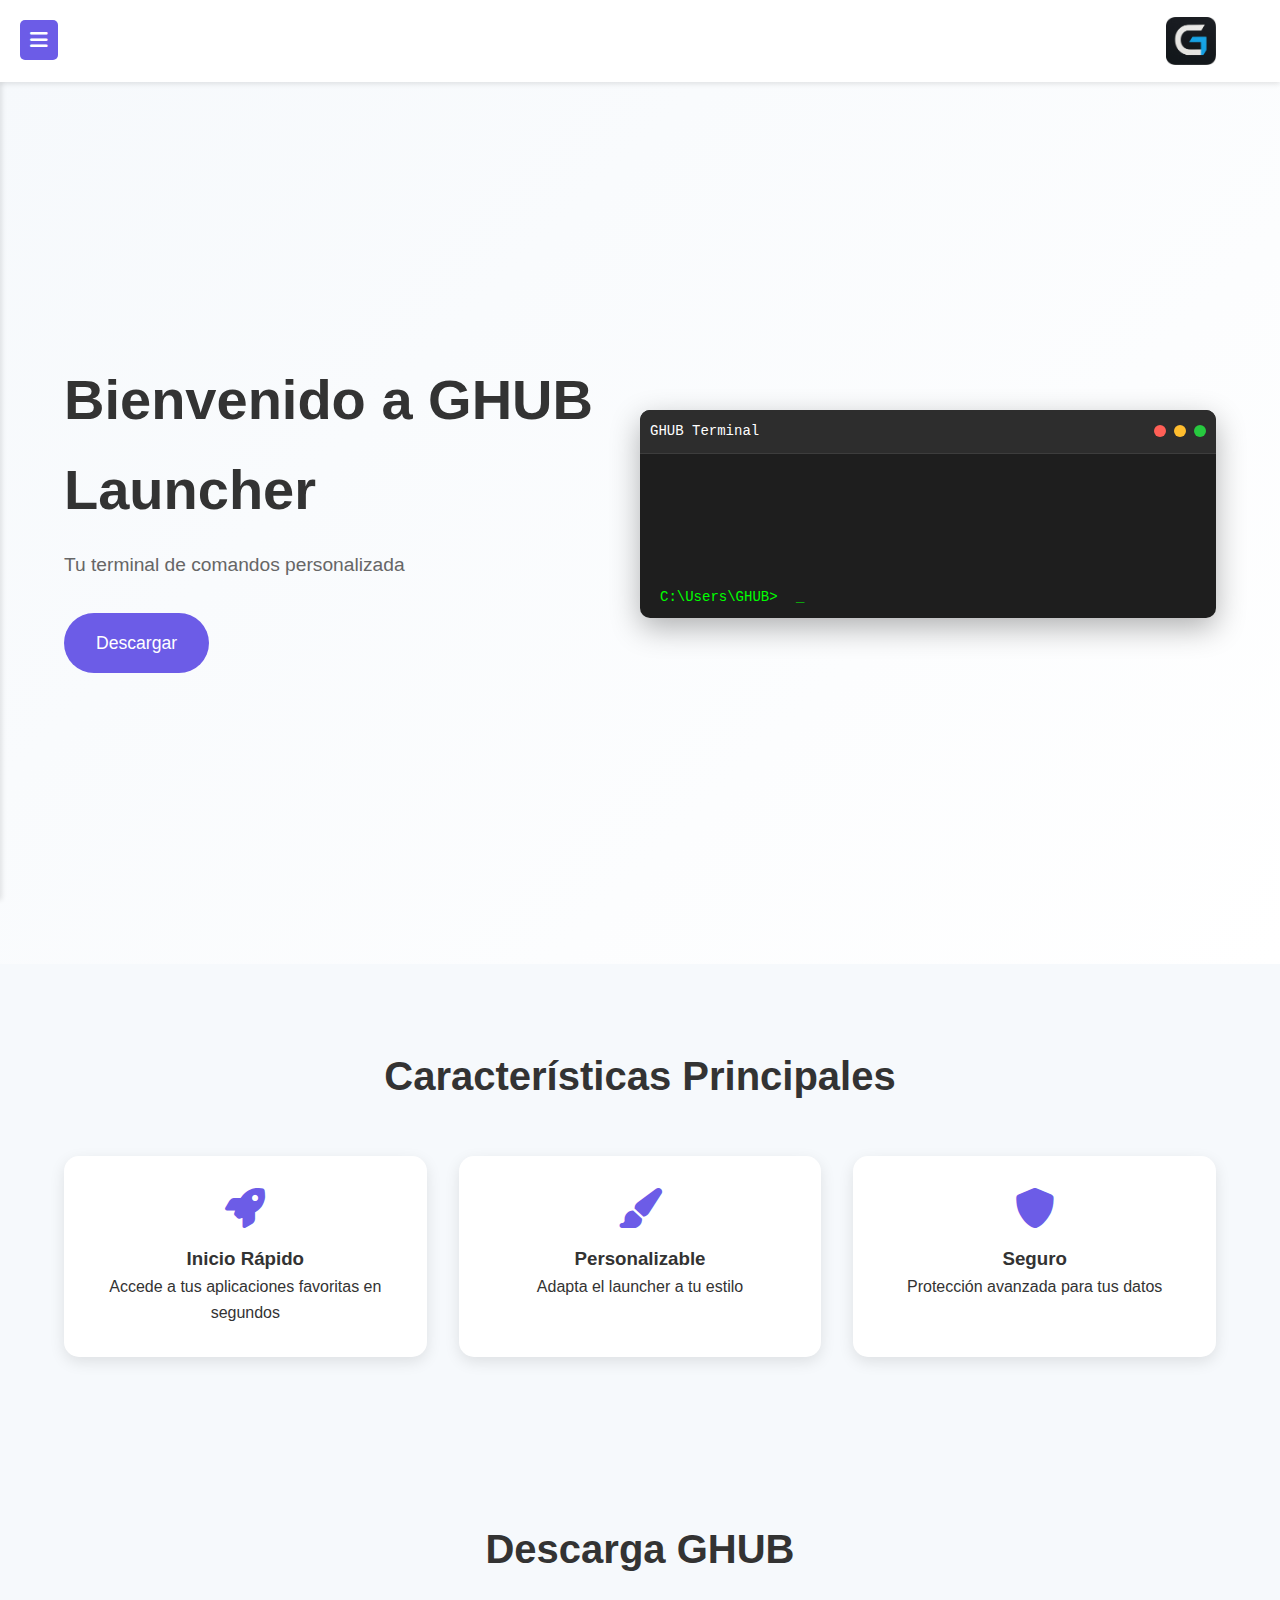
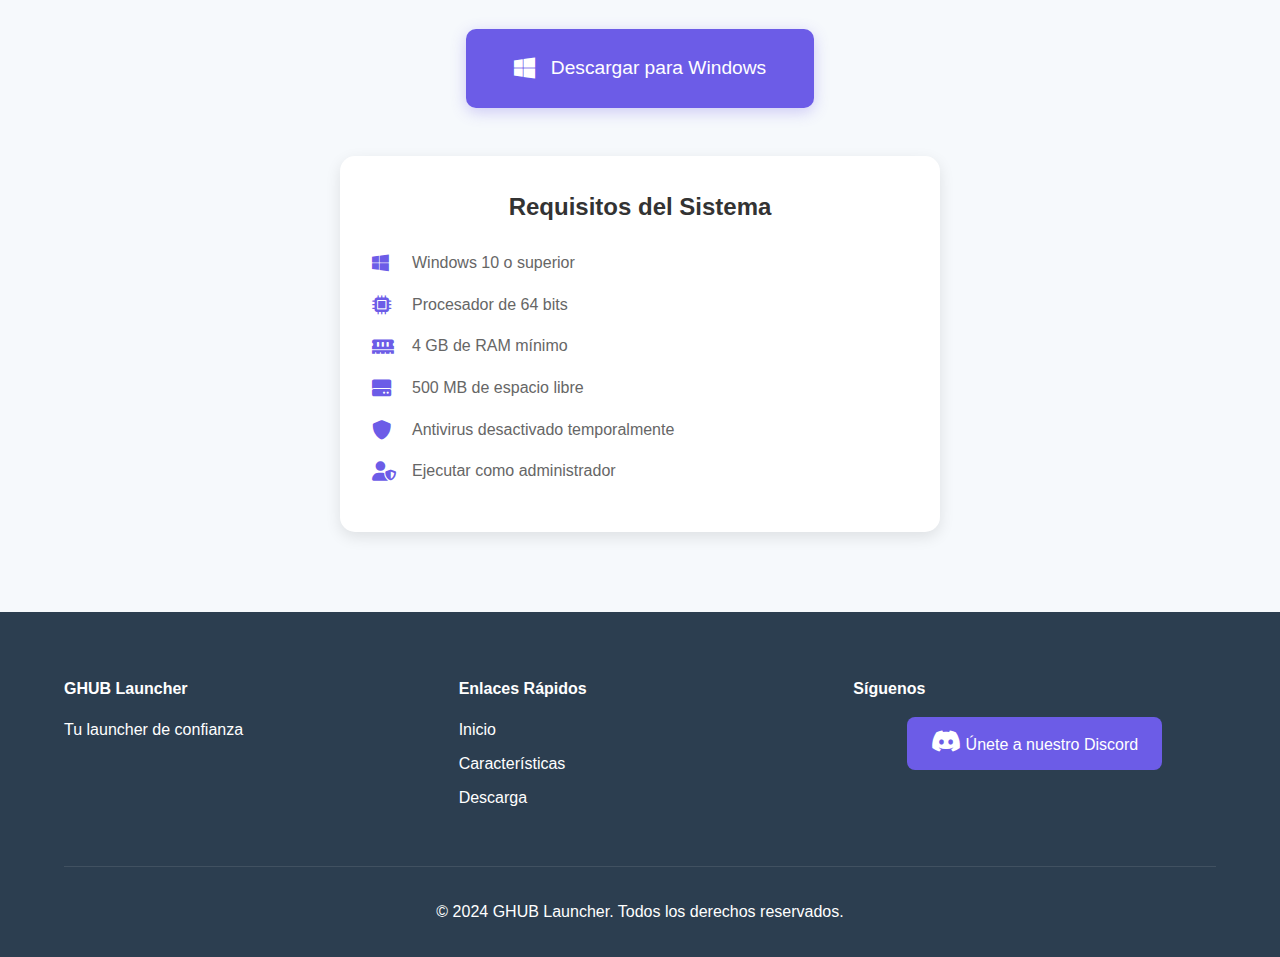
<file: index.html>
<!DOCTYPE html>
<html lang="es">
<head>
    <meta charset="UTF-8">
    <meta name="viewport" content="width=device-width, initial-scale=1.0">
    <title>GHUB Launcher</title>
    <link rel="stylesheet" href="css/styles.css">
    <link rel="stylesheet" href="https://cdnjs.cloudflare.com/ajax/libs/font-awesome/6.0.0/css/all.min.css">
</head>
<body>
    <button class="toggle-btn">
        <i class="fas fa-bars"></i>
    </button>

    <div class="sidebar">
        <div class="sidebar-header">
            <img src="assets/logo2.png" alt="GHUB Launcher Logo">
            <h3>GHUB Launcher</h3>
        </div>
        <div class="sidebar-menu">
            <a href="#inicio"><i class="fas fa-home"></i> Inicio</a>
            <a href="#caracteristicas"><i class="fas fa-star"></i> Características</a>
            <a href="#descarga"><i class="fas fa-download"></i> Descarga</a>
            <!-- <a href="pages/games.html"><i class="fas fa-gamepad"></i> Juegos</a>
            <a href="pages/verify.html"><i class="fas fa-shield-alt"></i> Administración</a> -->
        </div>
    </div>

    <div class="main-content">
        <nav class="navbar">
            <div class="logo">
                <img src="assets/logo2.png" alt="GHUB Launcher Logo" class="logo-img">
            </div>
        </nav>

        <header class="hero">
            <div class="hero-content">
                <h1>Bienvenido a GHUB Launcher</h1>
                <p>Tu terminal de comandos personalizada</p>
                <a href="#descarga" class="cta-button">Descargar</a>
            </div>
            <div class="hero-image">
                <div class="cmd-window">
                    <div class="cmd-header">
                        <div class="cmd-title">GHUB Terminal</div>
                        <div class="cmd-controls">
                            <span class="cmd-control"></span>
                            <span class="cmd-control"></span>
                            <span class="cmd-control"></span>
                        </div>
                    </div>
                    <div class="cmd-body">
                        <div class="cmd-line">
                            <span class="cmd-prompt">C:\Users\GHUB></span>
                            <span class="cmd-text typing">Iniciando sistema...</span>
                        </div>
                        <div class="cmd-line">
                            <span class="cmd-prompt">C:\Users\GHUB></span>
                            <span class="cmd-text typing">Cargando módulos...</span>
                        </div>
                        <div class="cmd-line">
                            <span class="cmd-prompt">C:\Users\GHUB></span>
                            <span class="cmd-text typing">Sistema listo!</span>
                        </div>
                        <div class="cmd-line active">
                            <span class="cmd-prompt">C:\Users\GHUB></span>
                            <span class="cmd-cursor">_</span>
                        </div>
                    </div>
                </div>
            </div>
        </header>

        <section id="caracteristicas" class="features">
            <h2>Características Principales</h2>
            <div class="features-grid">
                <div class="feature-card">
                    <i class="fas fa-rocket"></i>
                    <h3>Inicio Rápido</h3>
                    <p>Accede a tus aplicaciones favoritas en segundos</p>
                </div>
                <div class="feature-card">
                    <i class="fas fa-paint-brush"></i>
                    <h3>Personalizable</h3>
                    <p>Adapta el launcher a tu estilo</p>
                </div>
                <div class="feature-card">
                    <i class="fas fa-shield-alt"></i>
                    <h3>Seguro</h3>
                    <p>Protección avanzada para tus datos</p>
                </div>
            </div>
        </section>

        <section id="descarga" class="download">
            <h2>Descarga GHUB</h2>
            <div class="download-options">
                <a href="data/GHUB Launcher.exe" download class="download-button windows">
                    <i class="fab fa-windows"></i>
                    Descargar para Windows
                </a>
            </div>
            <div class="system-requirements">
                <h3>Requisitos del Sistema</h3>
                <ul>
                    <li><i class="fab fa-windows"></i> Windows 10 o superior</li>
                    <li><i class="fas fa-microchip"></i> Procesador de 64 bits</li>
                    <li><i class="fas fa-memory"></i> 4 GB de RAM mínimo</li>
                    <li><i class="fas fa-hdd"></i> 500 MB de espacio libre</li>
                    <li><i class="fas fa-shield-alt"></i> Antivirus desactivado temporalmente</li>
                    <li><i class="fas fa-user-shield"></i> Ejecutar como administrador</li>
                </ul>
            </div>
        </section>

        <footer>
            <div class="footer-content">
                <div class="footer-section">
                    <h4>GHUB Launcher</h4>
                    <p>Tu launcher de confianza</p>
                </div>
                <div class="footer-section">
                    <h4>Enlaces Rápidos</h4>
                    <a href="#inicio">Inicio</a>
                    <a href="#caracteristicas">Características</a>
                    <a href="#descarga">Descarga</a>
                </div>
                <div class="footer-section">
                    <h4>Síguenos</h4>
                    <div class="social-links">
                        <a href="https://discord.gg/P39pyj59tn" target="_blank" class="discord-link">
                            <i class="fab fa-discord"></i>
                            Únete a nuestro Discord
                        </a>
                    </div>
                </div>
            </div>
            <div class="footer-bottom">
                <p>&copy; 2024 GHUB Launcher. Todos los derechos reservados.</p>
            </div>
        </footer>
    </div>

    <script src="js/script.js"></script>
    <script>
        document.addEventListener('DOMContentLoaded', function() {
            const toggleBtn = document.querySelector('.toggle-btn');
            const sidebar = document.querySelector('.sidebar');
            const mainContent = document.querySelector('.main-content');

            toggleBtn.addEventListener('click', function() {
                sidebar.classList.toggle('active');
                toggleBtn.classList.toggle('active');
                mainContent.classList.toggle('shifted');
            });
        });
    </script>
</body>
</html>
</file>
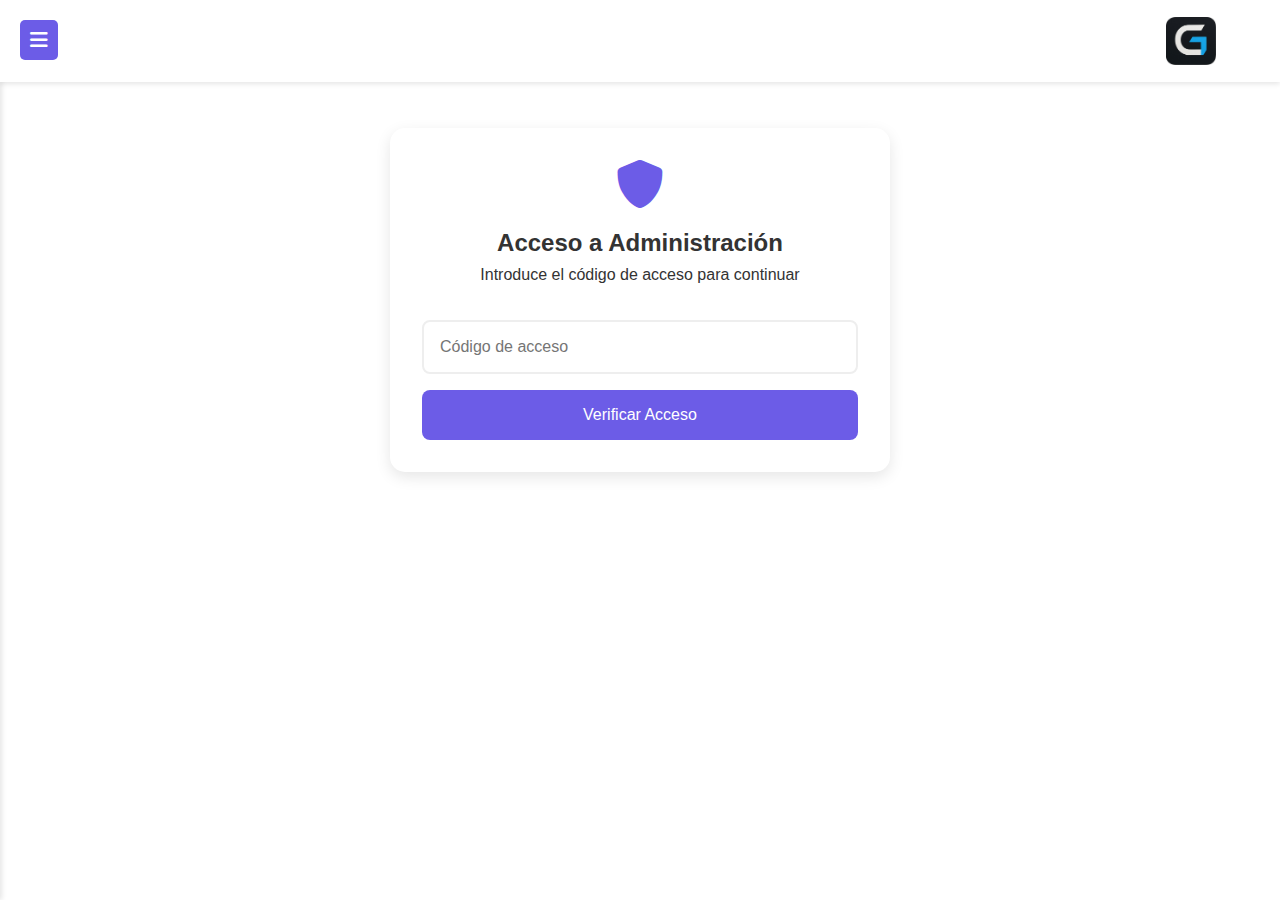
<file: pages/admin.html>
<!DOCTYPE html>
<html lang="es">
<head>
    <meta charset="UTF-8">
    <meta name="viewport" content="width=device-width, initial-scale=1.0">
    <title>Administración - GHUB Launcher</title>
    <link rel="stylesheet" href="../css/styles.css">
    <link rel="stylesheet" href="../css/admin.css">
    <link rel="stylesheet" href="https://cdnjs.cloudflare.com/ajax/libs/font-awesome/6.0.0/css/all.min.css">
    <style>
        .admin-container {
            padding: 2rem 5%;
            max-width: 1200px;
            margin: 0 auto;
        }

        .admin-header {
            margin-bottom: 2rem;
            text-align: center;
        }

        .sections-panel {
            background: white;
            border-radius: 15px;
            padding: 2rem;
            margin-bottom: 2rem;
            box-shadow: 0 5px 15px rgba(0,0,0,0.1);
        }

        .section-item {
            display: flex;
            align-items: center;
            justify-content: space-between;
            padding: 1rem;
            border-bottom: 1px solid #eee;
        }

        .section-item:last-child {
            border-bottom: none;
        }

        .section-controls {
            display: flex;
            gap: 1rem;
            align-items: center;
        }

        .toggle-switch {
            position: relative;
            display: inline-block;
            width: 60px;
            height: 34px;
        }

        .toggle-switch input {
            opacity: 0;
            width: 0;
            height: 0;
        }

        .slider {
            position: absolute;
            cursor: pointer;
            top: 0;
            left: 0;
            right: 0;
            bottom: 0;
            background-color: #ccc;
            transition: .4s;
            border-radius: 34px;
        }

        .slider:before {
            position: absolute;
            content: "";
            height: 26px;
            width: 26px;
            left: 4px;
            bottom: 4px;
            background-color: white;
            transition: .4s;
            border-radius: 50%;
        }

        input:checked + .slider {
            background-color: var(--primary-color);
        }

        input:checked + .slider:before {
            transform: translateX(26px);
        }

        .games-panel {
            background: white;
            border-radius: 15px;
            padding: 2rem;
            box-shadow: 0 5px 15px rgba(0,0,0,0.1);
        }

        .game-item {
            display: grid;
            grid-template-columns: 100px 1fr auto;
            gap: 1rem;
            align-items: center;
            padding: 1rem;
            border-bottom: 1px solid #eee;
        }

        .game-item:last-child {
            border-bottom: none;
        }

        .game-image-preview {
            width: 100px;
            height: 60px;
            object-fit: cover;
            border-radius: 8px;
        }

        .game-details {
            display: flex;
            flex-direction: column;
            gap: 0.5rem;
        }

        .game-actions {
            display: flex;
            gap: 1rem;
        }

        .btn {
            padding: 0.5rem 1rem;
            border: none;
            border-radius: 5px;
            cursor: pointer;
            transition: all 0.3s ease;
        }

        .btn-primary {
            background: var(--primary-color);
            color: white;
        }

        .btn-danger {
            background: #dc3545;
            color: white;
        }

        .btn:hover {
            opacity: 0.9;
        }

        .modal {
            display: none;
            position: fixed;
            top: 0;
            left: 0;
            width: 100%;
            height: 100%;
            background: rgba(0,0,0,0.5);
            z-index: 1000;
            justify-content: center;
            align-items: center;
        }

        .modal.active {
            display: flex;
        }

        .modal-content {
            background: white;
            padding: 2rem;
            border-radius: 15px;
            width: 90%;
            max-width: 500px;
        }

        .form-group {
            margin-bottom: 1rem;
        }

        .form-group label {
            display: block;
            margin-bottom: 0.5rem;
            color: var(--text-color);
        }

        .form-group input,
        .form-group textarea,
        .form-group select {
            width: 100%;
            padding: 0.5rem;
            border: 1px solid #ddd;
            border-radius: 5px;
            font-size: 1rem;
        }

        .form-group textarea {
            height: 100px;
            resize: vertical;
        }

        .modal-actions {
            display: flex;
            justify-content: flex-end;
            gap: 1rem;
            margin-top: 1rem;
        }

        .access-denied {
            display: none;
            text-align: center;
            padding: 2rem;
            color: #dc3545;
            font-size: 1.2rem;
        }

        .admin-content {
            display: none;
        }

        .admin-content.active {
            display: block;
        }

        .access-form {
            max-width: 400px;
            margin: 2rem auto;
            padding: 2rem;
            background: white;
            border-radius: 15px;
            box-shadow: 0 5px 15px rgba(0,0,0,0.1);
        }

        .access-form input {
            width: 100%;
            padding: 0.8rem;
            margin-bottom: 1rem;
            border: 1px solid #ddd;
            border-radius: 5px;
            font-size: 1rem;
        }

        .access-form button {
            width: 100%;
            padding: 0.8rem;
            background: var(--primary-color);
            color: white;
            border: none;
            border-radius: 5px;
            cursor: pointer;
            font-size: 1rem;
        }

        .access-form button:hover {
            opacity: 0.9;
        }
    </style>
</head>
<body>
    <button class="toggle-btn">
        <i class="fas fa-bars"></i>
    </button>

    <div class="sidebar">
        <div class="sidebar-header">
            <img src="../assets/logo2.png" alt="GHUB Launcher Logo">
            <h3>GHUB Launcher</h3>
        </div>
        <div class="sidebar-menu">
            <a href="../index.html"><i class="fas fa-home"></i> Inicio</a>
            <a href="../index.html#caracteristicas"><i class="fas fa-star"></i> Características</a>
            <a href="../index.html#descarga"><i class="fas fa-download"></i> Descarga</a>
            <a href="games.html"><i class="fas fa-gamepad"></i> Juegos</a>
            <a href="verify.html" class="active"><i class="fas fa-shield-alt"></i> Administración</a>
        </div>
    </div>

    <div class="main-content">
        <nav class="navbar">
            <div class="logo">
                <img src="../assets/logo2.png" alt="GHUB Launcher Logo" class="logo-img">
            </div>
        </nav>

        <div class="admin-container">
            <div class="admin-header">
                <h1 class="admin-title">Panel de Administración</h1>
                <button class="logout-btn" onclick="logout()">
                    <i class="fas fa-sign-out-alt"></i> Cerrar Sesión
                </button>
            </div>

            <div class="admin-stats">
                <div class="stat-card">
                    <h3>Usuarios Totales</h3>
                    <p>1,234</p>
                </div>
                <div class="stat-card">
                    <h3>Descargas Hoy</h3>
                    <p>56</p>
                </div>
                <div class="stat-card">
                    <h3>Juegos Activos</h3>
                    <p>12</p>
                </div>
            </div>

            <div class="admin-actions">
                <div class="action-card" data-action="add-game">
                    <i class="fas fa-plus-circle"></i>
                    <h3>Agregar Juego</h3>
                    <p>Añade un nuevo juego a la plataforma</p>
                </div>
                <div class="action-card" data-action="manage-users">
                    <i class="fas fa-users"></i>
                    <h3>Gestionar Usuarios</h3>
                    <p>Administra los usuarios de la plataforma</p>
                </div>
                <div class="action-card" data-action="settings">
                    <i class="fas fa-cog"></i>
                    <h3>Configuración</h3>
                    <p>Configura los ajustes del sistema</p>
                </div>
            </div>

            <div class="admin-table">
                <table>
                    <thead>
                        <tr>
                            <th>ID</th>
                            <th>Nombre</th>
                            <th>Estado</th>
                            <th>Acciones</th>
                        </tr>
                    </thead>
                    <tbody>
                        <!-- Los juegos se cargarán dinámicamente aquí -->
                    </tbody>
                </table>
            </div>
        </div>
    </div>

    <!-- Modal para añadir/editar juegos -->
    <div id="gameModal" class="modal">
        <div class="modal-content">
            <h2 id="modalTitle">Añadir Juego</h2>
            <form id="gameForm" onsubmit="saveGame(event)">
                <div class="form-group">
                    <label for="gameTitle">Título</label>
                    <input type="text" id="gameTitle" required>
                </div>
                <div class="form-group">
                    <label for="gameDescription">Descripción</label>
                    <textarea id="gameDescription" required></textarea>
                </div>
                <div class="form-group">
                    <label for="gameImage">URL de la imagen</label>
                    <input type="text" id="gameImage" required>
                </div>
                <div class="form-group">
                    <label for="gameSize">Tamaño</label>
                    <input type="text" id="gameSize" required>
                </div>
                <div class="form-group">
                    <label for="gamePlayLink">Enlace para jugar</label>
                    <input type="text" id="gamePlayLink" required>
                </div>
                <div class="form-group">
                    <label for="gameStatus">Estado</label>
                    <select id="gameStatus" required>
                        <option value="Activo">Activo</option>
                        <option value="Inactivo">Inactivo</option>
                    </select>
                </div>
                <div class="modal-actions">
                    <button type="button" class="btn" onclick="closeGameModal()">Cancelar</button>
                    <button type="submit" class="btn btn-primary">Guardar</button>
                </div>
            </form>
        </div>
    </div>

    <script src="../js/config.js"></script>
    <script src="../js/admin.js"></script>
    <script>
        function logout() {
            localStorage.removeItem('adminAccess');
            window.location.href = 'verify.html';
        }
    </script>
</body>
</html>
</file>
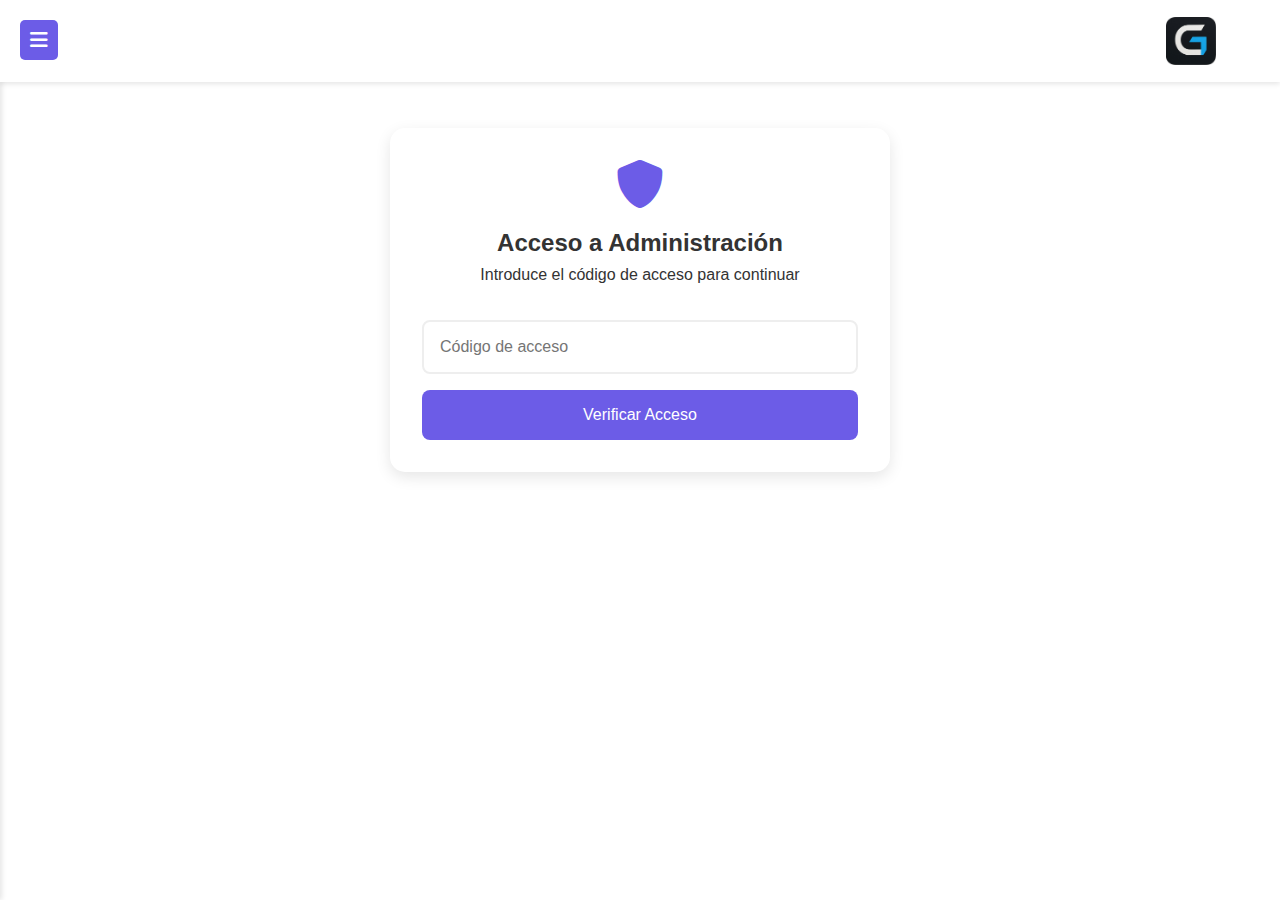
<file: pages/verify.html>
<!DOCTYPE html>
<html lang="es">
<head>
    <meta charset="UTF-8">
    <meta name="viewport" content="width=device-width, initial-scale=1.0">
    <title>Verificación - GHUB Launcher</title>
    <link rel="stylesheet" href="../css/styles.css">
    <link rel="stylesheet" href="https://cdnjs.cloudflare.com/ajax/libs/font-awesome/6.0.0/css/all.min.css">
    <style>
        .verify-container {
            max-width: 500px;
            margin: 8rem auto 2rem;
            padding: 2rem;
            background: white;
            border-radius: 15px;
            box-shadow: 0 5px 15px rgba(0,0,0,0.1);
        }

        .verify-header {
            text-align: center;
            margin-bottom: 2rem;
        }

        .verify-header i {
            font-size: 3rem;
            color: var(--primary-color);
            margin-bottom: 1rem;
        }

        .verify-form {
            display: flex;
            flex-direction: column;
            gap: 1rem;
        }

        .verify-input {
            width: 100%;
            padding: 1rem;
            border: 2px solid #eee;
            border-radius: 8px;
            font-size: 1rem;
            transition: border-color 0.3s ease;
        }

        .verify-input:focus {
            border-color: var(--primary-color);
            outline: none;
        }

        .verify-button {
            width: 100%;
            padding: 1rem;
            background: var(--primary-color);
            color: white;
            border: none;
            border-radius: 8px;
            font-size: 1rem;
            cursor: pointer;
            transition: opacity 0.3s ease;
        }

        .verify-button:hover {
            opacity: 0.9;
        }

        .error-message {
            display: none;
            color: #dc3545;
            text-align: center;
            margin-top: 1rem;
            font-size: 0.9rem;
        }

        .error-message.active {
            display: block;
            animation: shake 0.5s ease-in-out;
        }

        @keyframes shake {
            0%, 100% { transform: translateX(0); }
            25% { transform: translateX(-10px); }
            75% { transform: translateX(10px); }
        }
    </style>
</head>
<body>
    <button class="toggle-btn">
        <i class="fas fa-bars"></i>
    </button>

    <div class="sidebar">
        <div class="sidebar-header">
            <img src="../assets/logo2.png" alt="GHUB Launcher Logo">
            <h3>GHUB Launcher</h3>
        </div>
        <div class="sidebar-menu">
            <a href="../index.html"><i class="fas fa-home"></i> Inicio</a>
            <a href="../index.html#caracteristicas"><i class="fas fa-star"></i> Características</a>
            <a href="../index.html#descarga"><i class="fas fa-download"></i> Descarga</a>
            <a href="games.html"><i class="fas fa-gamepad"></i> Juegos</a>
            <a href="verify.html" class="active"><i class="fas fa-shield-alt"></i> Administración</a>
        </div>
    </div>

    <div class="main-content">
        <nav class="navbar">
            <div class="logo">
                <img src="../assets/logo2.png" alt="GHUB Launcher Logo" class="logo-img">
            </div>
        </nav>

        <div class="verify-container">
            <div class="verify-header">
                <i class="fas fa-shield-alt"></i>
                <h2>Acceso a Administración</h2>
                <p>Introduce el código de acceso para continuar</p>
            </div>
            <form class="verify-form" id="verifyForm" onsubmit="verifyAccess(event)">
                <input type="password" 
                       class="verify-input" 
                       id="accessCode" 
                       placeholder="Código de acceso"
                       required>
                <button type="submit" class="verify-button">
                    Verificar Acceso
                </button>
            </form>
            <div class="error-message" id="errorMessage">
                Código de acceso incorrecto. Por favor, inténtalo de nuevo.
            </div>
        </div>
    </div>

    <script>
        // Sistema de verificación mejorado
        const _0x5e4d = [
            'split',
            'map',
            'join',
            'charCodeAt',
            'fromCharCode'
        ];

        const _secretCode = [
            '7#kP9$mN2@vX5*hJ8',
            'qR4%wL6^tY3&nB1$',
            'zC8#aE5@dF7*gH2!',
            'uI9$jK4^mL6&pQ3#',
            'xW1%cM8@bN5*vR7^',
            'sT2#hY9$kU4&wZ6*'
        ].join('');

        function _0xf4c3(input) {
            return input[_0x5e4d[0]]('')
                [_0x5e4d[1]](char => String[_0x5e4d[4]](char[_0x5e4d[3]](0) + 1))
                [_0x5e4d[2]]('');
        }

        function verifyAccess(event) {
            event.preventDefault();
            const accessCode = document.getElementById('accessCode').value;
            const errorMessage = document.getElementById('errorMessage');

            if (accessCode === _secretCode) {
                // Guardar acceso y redirigir
                localStorage.setItem('adminAccess', btoa(_0xf4c3(_secretCode)));
                window.location.href = 'admin.html';
            } else {
                // Mostrar error
                errorMessage.classList.add('active');
                document.getElementById('accessCode').value = '';
                setTimeout(() => {
                    errorMessage.classList.remove('active');
                }, 3000);
            }
        }

        // Toggle sidebar functionality
        document.addEventListener('DOMContentLoaded', function() {
            const toggleBtn = document.querySelector('.toggle-btn');
            const sidebar = document.querySelector('.sidebar');
            const mainContent = document.querySelector('.main-content');

            toggleBtn.addEventListener('click', function() {
                sidebar.classList.toggle('active');
                toggleBtn.classList.toggle('active');
                mainContent.classList.toggle('shifted');
            });

            // Verificar si ya hay acceso
            const savedAccess = localStorage.getItem('adminAccess');
            if (savedAccess && savedAccess === btoa(_0xf4c3(_secretCode))) {
                window.location.href = 'admin.html';
            }
        });
    </script>
</body>
</html>
</file>
<file: css/styles.css>
:root {
    --primary-color: #6c5ce7;
    --secondary-color: #4834d4;
    --text-color: #333;
    --background-color: #fff;
    --accent-color: #0984e3;
    --cmd-bg: #1e1e1e;
    --cmd-text: #00ff00;
    --cmd-prompt: #00ff00;
}

* {
    margin: 0;
    padding: 0;
    box-sizing: border-box;
}

body {
    font-family: 'Segoe UI', Tahoma, Geneva, Verdana, sans-serif;
    line-height: 1.6;
    color: var(--text-color);
}

/* Navbar Styles */
.navbar {
    display: flex;
    justify-content: flex-end;
    align-items: center;
    padding: 1rem 5%;
    background-color: var(--background-color);
    box-shadow: 0 2px 5px rgba(0,0,0,0.1);
    position: fixed;
    width: 100%;
    top: 0;
    z-index: 1000;
}

.logo {
    display: flex;
    align-items: center;
}

.logo-img {
    width: 50px;
    height: 50px;
    object-fit: contain;
    transition: transform 0.3s ease;
}

.logo:hover .logo-img {
    transform: rotate(360deg);
}

/* Hero Section */
.hero {
    min-height: 100vh;
    display: flex;
    align-items: center;
    justify-content: space-between;
    padding: 0 5%;
    margin-top: 4rem;
    background: linear-gradient(135deg, #f6f9fc 0%, #ffffff 100%);
}

.hero-content {
    flex: 1;
    max-width: 600px;
}

.hero-content h1 {
    font-size: 3.5rem;
    margin-bottom: 1rem;
    color: var(--text-color);
}

.hero-content p {
    font-size: 1.2rem;
    margin-bottom: 2rem;
    color: #666;
}

.cta-button {
    padding: 1rem 2rem;
    font-size: 1.1rem;
    background-color: var(--primary-color);
    color: white;
    border: none;
    border-radius: 30px;
    cursor: pointer;
    transition: transform 0.3s ease, background-color 0.3s ease;
    text-decoration: none;
    display: inline-block;
}

.cta-button:hover {
    transform: translateY(-3px);
    background-color: var(--secondary-color);
    color: white;
    text-decoration: none;
}

.hero-image {
    flex: 1;
    display: flex;
    justify-content: center;
    align-items: center;
}

.hero-logo {
    max-width: 400px;
    width: 100%;
    height: auto;
    animation: float 6s ease-in-out infinite;
}

/* Features Section */
.features {
    padding: 5rem 5%;
    background-color: #f6f9fc;
}

.features h2 {
    text-align: center;
    font-size: 2.5rem;
    margin-bottom: 3rem;
}

.features-grid {
    display: grid;
    grid-template-columns: repeat(auto-fit, minmax(250px, 1fr));
    gap: 2rem;
    max-width: 1200px;
    margin: 0 auto;
}

.feature-card {
    background: white;
    padding: 2rem;
    border-radius: 15px;
    text-align: center;
    transition: transform 0.3s ease;
    box-shadow: 0 5px 15px rgba(0,0,0,0.1);
}

.feature-card:hover {
    transform: translateY(-10px);
}

.feature-card i {
    font-size: 2.5rem;
    color: var(--primary-color);
    margin-bottom: 1rem;
}

/* Download Section */
.download {
    padding: 5rem 5%;
    text-align: center;
    background-color: #f6f9fc;
}

.download h2 {
    font-size: 2.5rem;
    margin-bottom: 3rem;
}

.download-options {
    display: flex;
    justify-content: center;
    margin-bottom: 3rem;
}

.download-button {
    padding: 1.5rem 3rem;
    border: none;
    border-radius: 10px;
    cursor: pointer;
    font-size: 1.2rem;
    display: flex;
    align-items: center;
    gap: 1rem;
    transition: all 0.3s ease;
    background-color: var(--primary-color);
    color: white;
    box-shadow: 0 4px 15px rgba(108, 92, 231, 0.3);
    text-decoration: none;
    font-weight: 500;
}

.download-button:hover {
    transform: translateY(-5px);
    box-shadow: 0 6px 20px rgba(108, 92, 231, 0.4);
    color: white;
    text-decoration: none;
}

.download-button i {
    font-size: 1.5rem;
}

/* System Requirements */
.system-requirements {
    max-width: 600px;
    margin: 0 auto;
    padding: 2rem;
    background: white;
    border-radius: 15px;
    box-shadow: 0 5px 15px rgba(0,0,0,0.1);
}

.system-requirements h3 {
    color: var(--text-color);
    margin-bottom: 1.5rem;
    font-size: 1.5rem;
}

.system-requirements ul {
    list-style: none;
    padding: 0;
    text-align: left;
}

.system-requirements li {
    margin-bottom: 1rem;
    display: flex;
    align-items: center;
    gap: 1rem;
    color: #666;
}

.system-requirements li i {
    color: var(--primary-color);
    font-size: 1.2rem;
    width: 24px;
}

/* Footer */
footer {
    background-color: #2c3e50;
    color: white;
    padding: 4rem 5% 2rem;
}

.footer-content {
    display: grid;
    grid-template-columns: repeat(auto-fit, minmax(200px, 1fr));
    gap: 2rem;
    max-width: 1200px;
    margin: 0 auto;
}

.footer-section h4 {
    margin-bottom: 1rem;
}

.footer-section a {
    color: white;
    text-decoration: none;
    display: block;
    margin-bottom: 0.5rem;
}

.social-links {
    display: flex;
    justify-content: center;
}

.discord-link {
    display: flex;
    align-items: center;
    gap: 10px;
    padding: 12px 24px;
    background-color: var(--primary-color);
    color: white;
    border-radius: 8px;
    transition: all 0.3s ease;
    text-decoration: none;
    font-weight: 500;
}

.discord-link:hover {
    background-color: var(--secondary-color);
    transform: translateY(-3px);
    box-shadow: 0 5px 15px rgba(108, 92, 231, 0.3);
}

.discord-link i {
    font-size: 1.5rem;
}

.footer-bottom {
    text-align: center;
    margin-top: 3rem;
    padding-top: 2rem;
    border-top: 1px solid rgba(255,255,255,0.1);
}

/* Animations */
@keyframes float {
    0% {
        transform: translateY(0px);
    }
    50% {
        transform: translateY(-20px);
    }
    100% {
        transform: translateY(0px);
    }
}

/* Responsive Design */
@media (max-width: 768px) {
    .hero {
        flex-direction: column;
        text-align: center;
        padding-top: 6rem;
    }

    .hero-content {
        margin-bottom: 3rem;
    }

    .nav-links {
        display: none;
    }

    .features-grid {
        grid-template-columns: 1fr;
    }

    .download-options {
        flex-direction: column;
        align-items: center;
    }
}

/* CMD Window Styles */
.cmd-window {
    background-color: var(--cmd-bg);
    border-radius: 10px;
    width: 100%;
    max-width: 600px;
    box-shadow: 0 10px 30px rgba(0,0,0,0.3);
    overflow: hidden;
    font-family: 'Consolas', 'Courier New', monospace;
}

.cmd-header {
    background-color: #2d2d2d;
    padding: 10px;
    display: flex;
    justify-content: space-between;
    align-items: center;
    border-bottom: 1px solid #3d3d3d;
}

.cmd-title {
    color: #fff;
    font-size: 14px;
}

.cmd-controls {
    display: flex;
    gap: 8px;
}

.cmd-control {
    width: 12px;
    height: 12px;
    border-radius: 50%;
    background-color: #ff5f56;
}

.cmd-control:nth-child(2) {
    background-color: #ffbd2e;
}

.cmd-control:nth-child(3) {
    background-color: #27c93f;
}

.cmd-body {
    padding: 20px;
    color: var(--cmd-text);
    font-size: 14px;
    line-height: 1.5;
}

.cmd-line {
    margin-bottom: 10px;
    opacity: 0;
    transform: translateY(20px);
    animation: fadeInUp 0.5s forwards;
}

.cmd-prompt {
    color: var(--cmd-prompt);
    margin-right: 10px;
}

.cmd-text {
    color: var(--cmd-text);
}

.cmd-cursor {
    animation: blink 1s infinite;
}

.cmd-line.active {
    opacity: 1;
}

/* Animaciones para CMD */
@keyframes fadeInUp {
    to {
        opacity: 1;
        transform: translateY(0);
    }
}

@keyframes blink {
    0%, 100% {
        opacity: 1;
    }
    50% {
        opacity: 0;
    }
}

.typing {
    overflow: hidden;
    border-right: 2px solid var(--cmd-text);
    white-space: nowrap;
    animation: typing 3.5s steps(40, end),
               blink-caret 0.75s step-end infinite;
}

@keyframes typing {
    from { width: 0 }
    to { width: 100% }
}

@keyframes blink-caret {
    from, to { border-color: transparent }
    50% { border-color: var(--cmd-text) }
}

/* Ajustes responsive para CMD */
@media (max-width: 768px) {
    .cmd-window {
        margin: 20px;
        max-width: 100%;
    }
    
    .cmd-body {
        padding: 15px;
        font-size: 12px;
    }
}

/* Sidebar Styles */
.sidebar {
    position: fixed;
    left: -250px;
    top: 0;
    height: 100vh;
    width: 250px;
    background: linear-gradient(135deg, var(--primary-color), var(--accent-color));
    color: white;
    transition: left 0.3s ease;
    z-index: 1000;
    box-shadow: 2px 0 5px rgba(0,0,0,0.1);
}

.sidebar.active {
    left: 0;
}

.sidebar-header {
    padding: 20px;
    text-align: center;
    border-bottom: 1px solid rgba(255,255,255,0.1);
}

.sidebar-header img {
    width: 50px;
    height: 50px;
    margin-bottom: 10px;
}

.sidebar-menu {
    padding: 20px 0;
}

.sidebar-menu a {
    display: block;
    padding: 15px 20px;
    color: white;
    text-decoration: none;
    transition: background 0.3s ease;
}

.sidebar-menu a:hover {
    background: rgba(255,255,255,0.1);
}

.sidebar-menu a i {
    margin-right: 10px;
}

.toggle-btn {
    position: fixed;
    left: 20px;
    top: 20px;
    z-index: 1001;
    background: var(--primary-color);
    color: white;
    border: none;
    padding: 10px;
    border-radius: 5px;
    cursor: pointer;
    transition: left 0.3s ease;
}

.toggle-btn.active {
    left: 270px;
}

.toggle-btn i {
    font-size: 20px;
}

/* Ajuste del contenido principal */
.main-content {
    margin-left: 0;
    transition: margin-left 0.3s ease;
}

.main-content.shifted {
    margin-left: 250px;
}

.play-button {
    background-color: var(--primary-color);
    color: white;
    padding: 0.5rem 1.5rem;
    border-radius: 20px;
    text-decoration: none;
    transition: background-color 0.3s ease;
}

.play-button:hover {
    background-color: var(--secondary-color);
}

.filter-button.active {
    background: var(--primary-color);
    color: white;
}

.filter-button:hover {
    background: var(--primary-color);
    color: white;
}
</file>
<file: css/admin.css>
.admin-container {
    max-width: 1200px;
    margin: 2rem auto;
    padding: 2rem;
}

.admin-header {
    display: flex;
    justify-content: space-between;
    align-items: center;
    margin-bottom: 2rem;
}

.admin-title {
    font-size: 2rem;
    color: var(--primary-color);
}

.logout-btn {
    background: #f44336;
    color: white;
    border: none;
    padding: 0.5rem 1rem;
    border-radius: 5px;
    cursor: pointer;
    display: flex;
    align-items: center;
    gap: 0.5rem;
    transition: opacity 0.3s ease;
}

.logout-btn:hover {
    opacity: 0.9;
}

.admin-stats {
    display: grid;
    grid-template-columns: repeat(auto-fit, minmax(250px, 1fr));
    gap: 1.5rem;
    margin-bottom: 2rem;
}

.stat-card {
    background: white;
    padding: 1.5rem;
    border-radius: 10px;
    box-shadow: 0 2px 10px rgba(0,0,0,0.1);
}

.stat-card h3 {
    color: var(--primary-color);
    margin-bottom: 0.5rem;
}

.stat-card p {
    font-size: 1.5rem;
    font-weight: bold;
    color: #333;
}

.admin-actions {
    display: grid;
    grid-template-columns: repeat(auto-fit, minmax(300px, 1fr));
    gap: 1.5rem;
    margin-bottom: 2rem;
}

.action-card {
    background: white;
    padding: 1.5rem;
    border-radius: 10px;
    box-shadow: 0 2px 10px rgba(0,0,0,0.1);
    cursor: pointer;
    transition: transform 0.3s ease;
}

.action-card:hover {
    transform: translateY(-5px);
}

.action-card i {
    font-size: 2rem;
    color: var(--primary-color);
    margin-bottom: 1rem;
}

.action-card h3 {
    margin-bottom: 0.5rem;
}

.action-card p {
    color: #666;
    font-size: 0.9rem;
}

.admin-table {
    background: white;
    border-radius: 10px;
    box-shadow: 0 2px 10px rgba(0,0,0,0.1);
    overflow: hidden;
}

.admin-table table {
    width: 100%;
    border-collapse: collapse;
}

.admin-table th,
.admin-table td {
    padding: 1rem;
    text-align: left;
    border-bottom: 1px solid #eee;
}

.admin-table th {
    background: var(--primary-color);
    color: white;
}

.admin-table tr:hover {
    background: #f9f9f9;
}

.action-buttons {
    display: flex;
    gap: 0.5rem;
}

.action-buttons button {
    padding: 0.5rem 1rem;
    border: none;
    border-radius: 5px;
    cursor: pointer;
    transition: opacity 0.3s ease;
}

.action-buttons button:hover {
    opacity: 0.8;
}

.edit-btn {
    background: #4CAF50;
    color: white;
}

.delete-btn {
    background: #f44336;
    color: white;
}

/* Estilos para el modal */
.modal {
    display: none;
    position: fixed;
    top: 0;
    left: 0;
    width: 100%;
    height: 100%;
    background: rgba(0,0,0,0.5);
    z-index: 1000;
    justify-content: center;
    align-items: center;
}

.modal.active {
    display: flex;
}

.modal-content {
    background: white;
    padding: 2rem;
    border-radius: 15px;
    width: 90%;
    max-width: 500px;
}

.modal-content h2 {
    margin-bottom: 1.5rem;
    color: var(--primary-color);
}

.form-group {
    margin-bottom: 1rem;
}

.form-group label {
    display: block;
    margin-bottom: 0.5rem;
    color: var(--text-color);
}

.form-group input,
.form-group textarea,
.form-group select {
    width: 100%;
    padding: 0.5rem;
    border: 1px solid #ddd;
    border-radius: 5px;
    font-size: 1rem;
}

.form-group textarea {
    height: 100px;
    resize: vertical;
}

.modal-actions {
    display: flex;
    justify-content: flex-end;
    gap: 1rem;
    margin-top: 1rem;
}

.btn {
    padding: 0.5rem 1rem;
    border: none;
    border-radius: 5px;
    cursor: pointer;
    transition: all 0.3s ease;
}

.btn-primary {
    background: var(--primary-color);
    color: white;
}

.btn:hover {
    opacity: 0.9;
}
</file>
